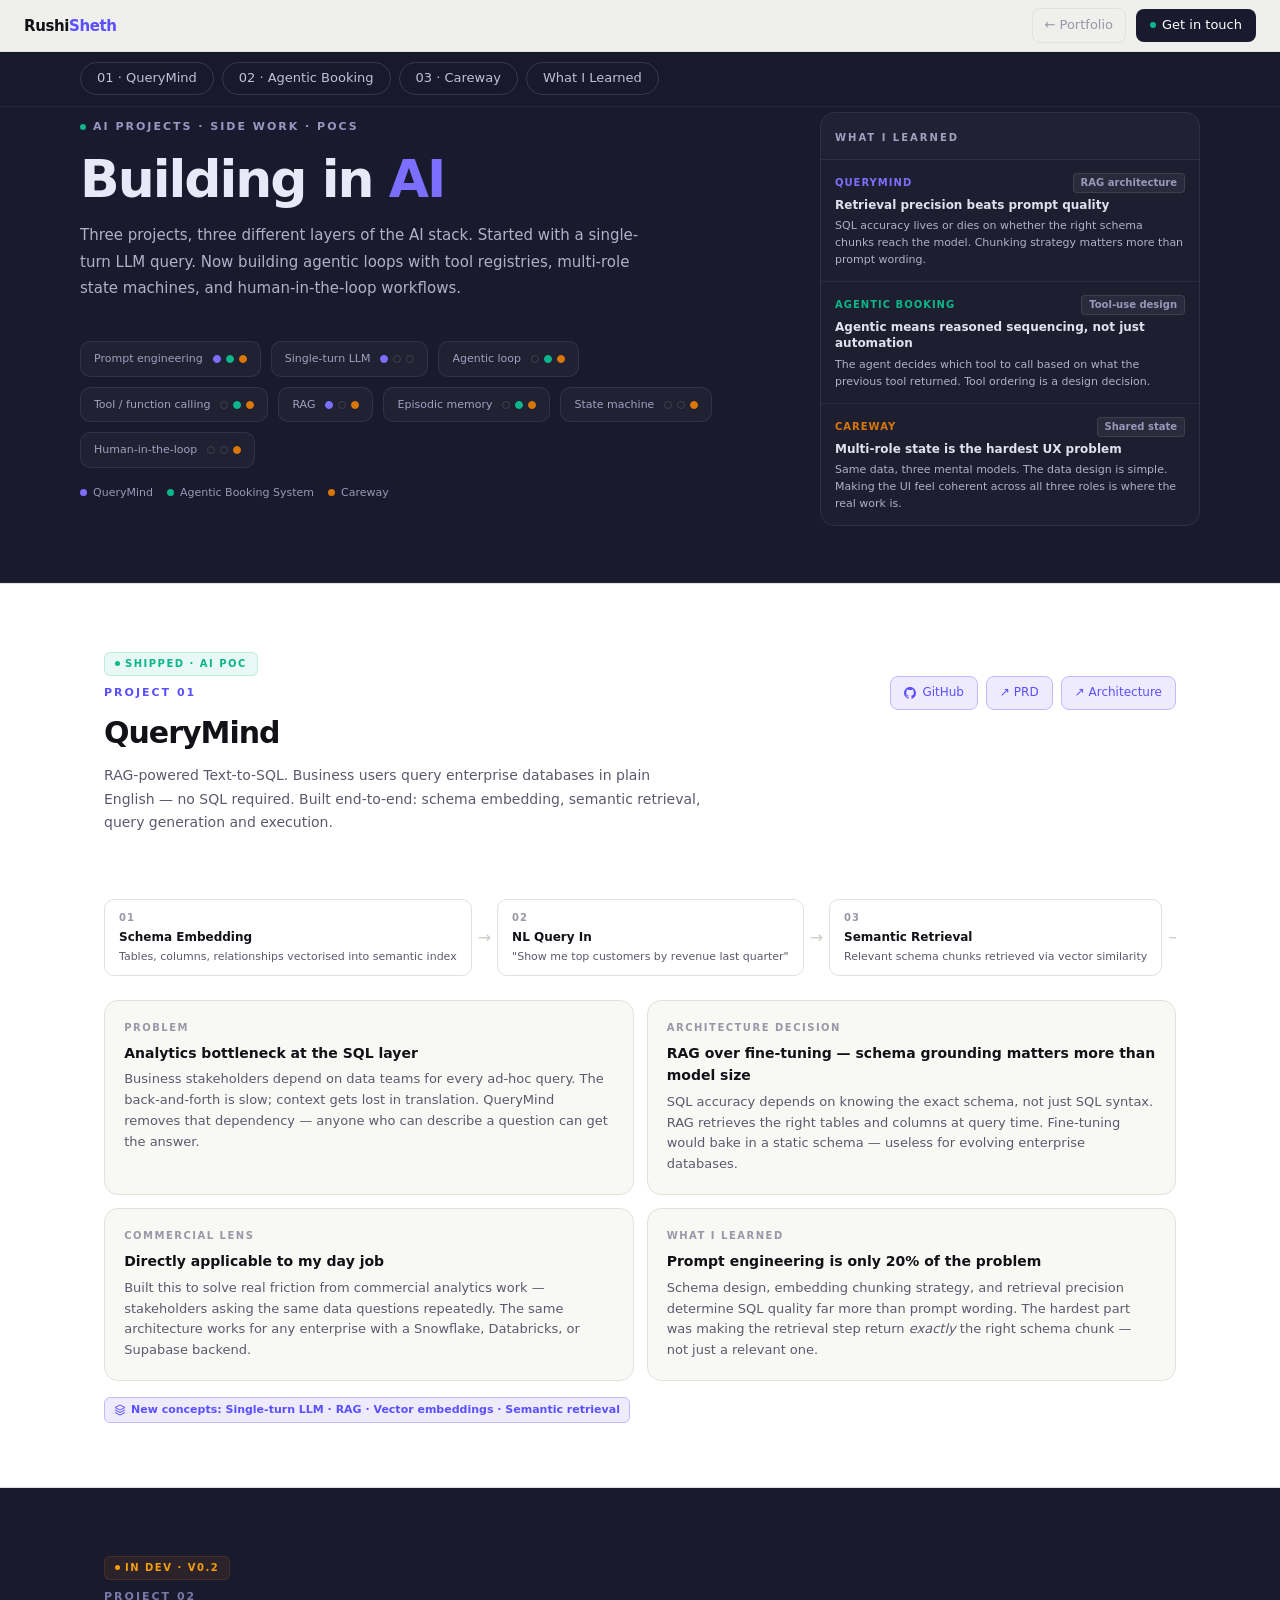
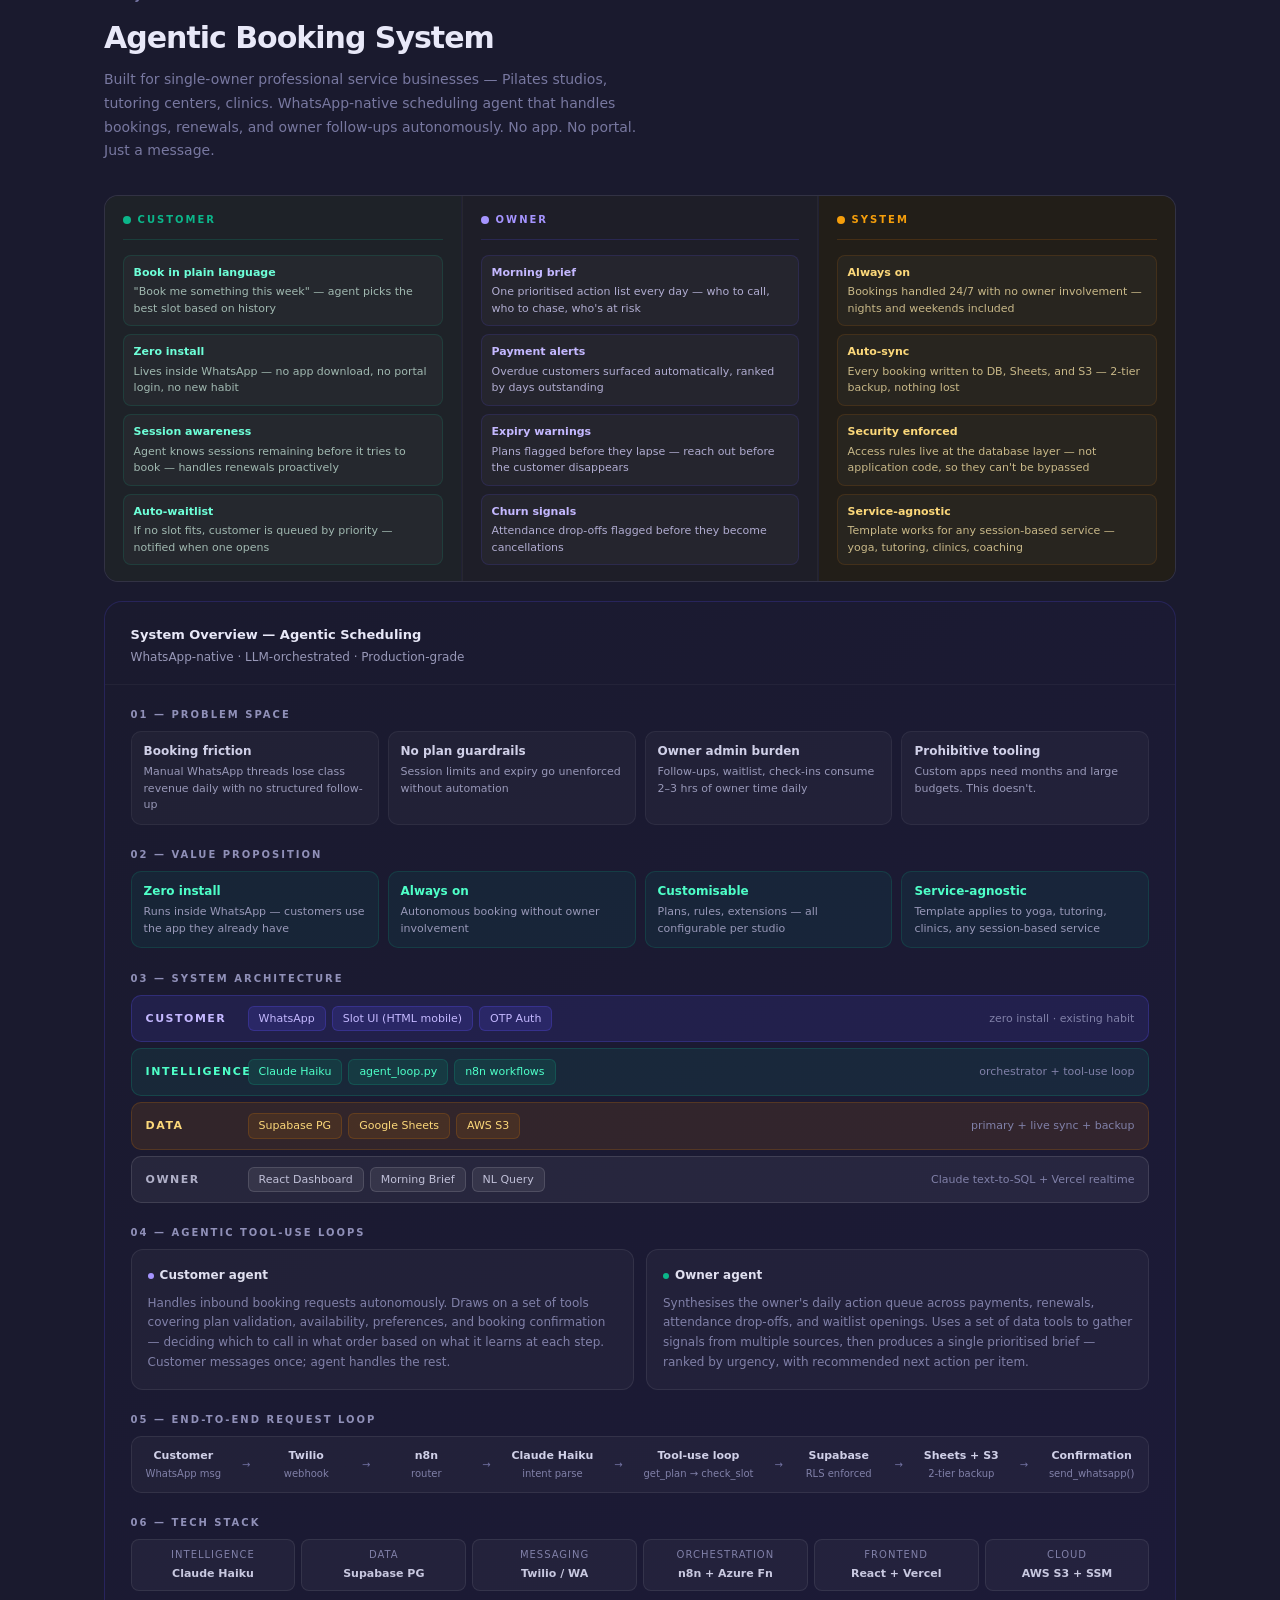
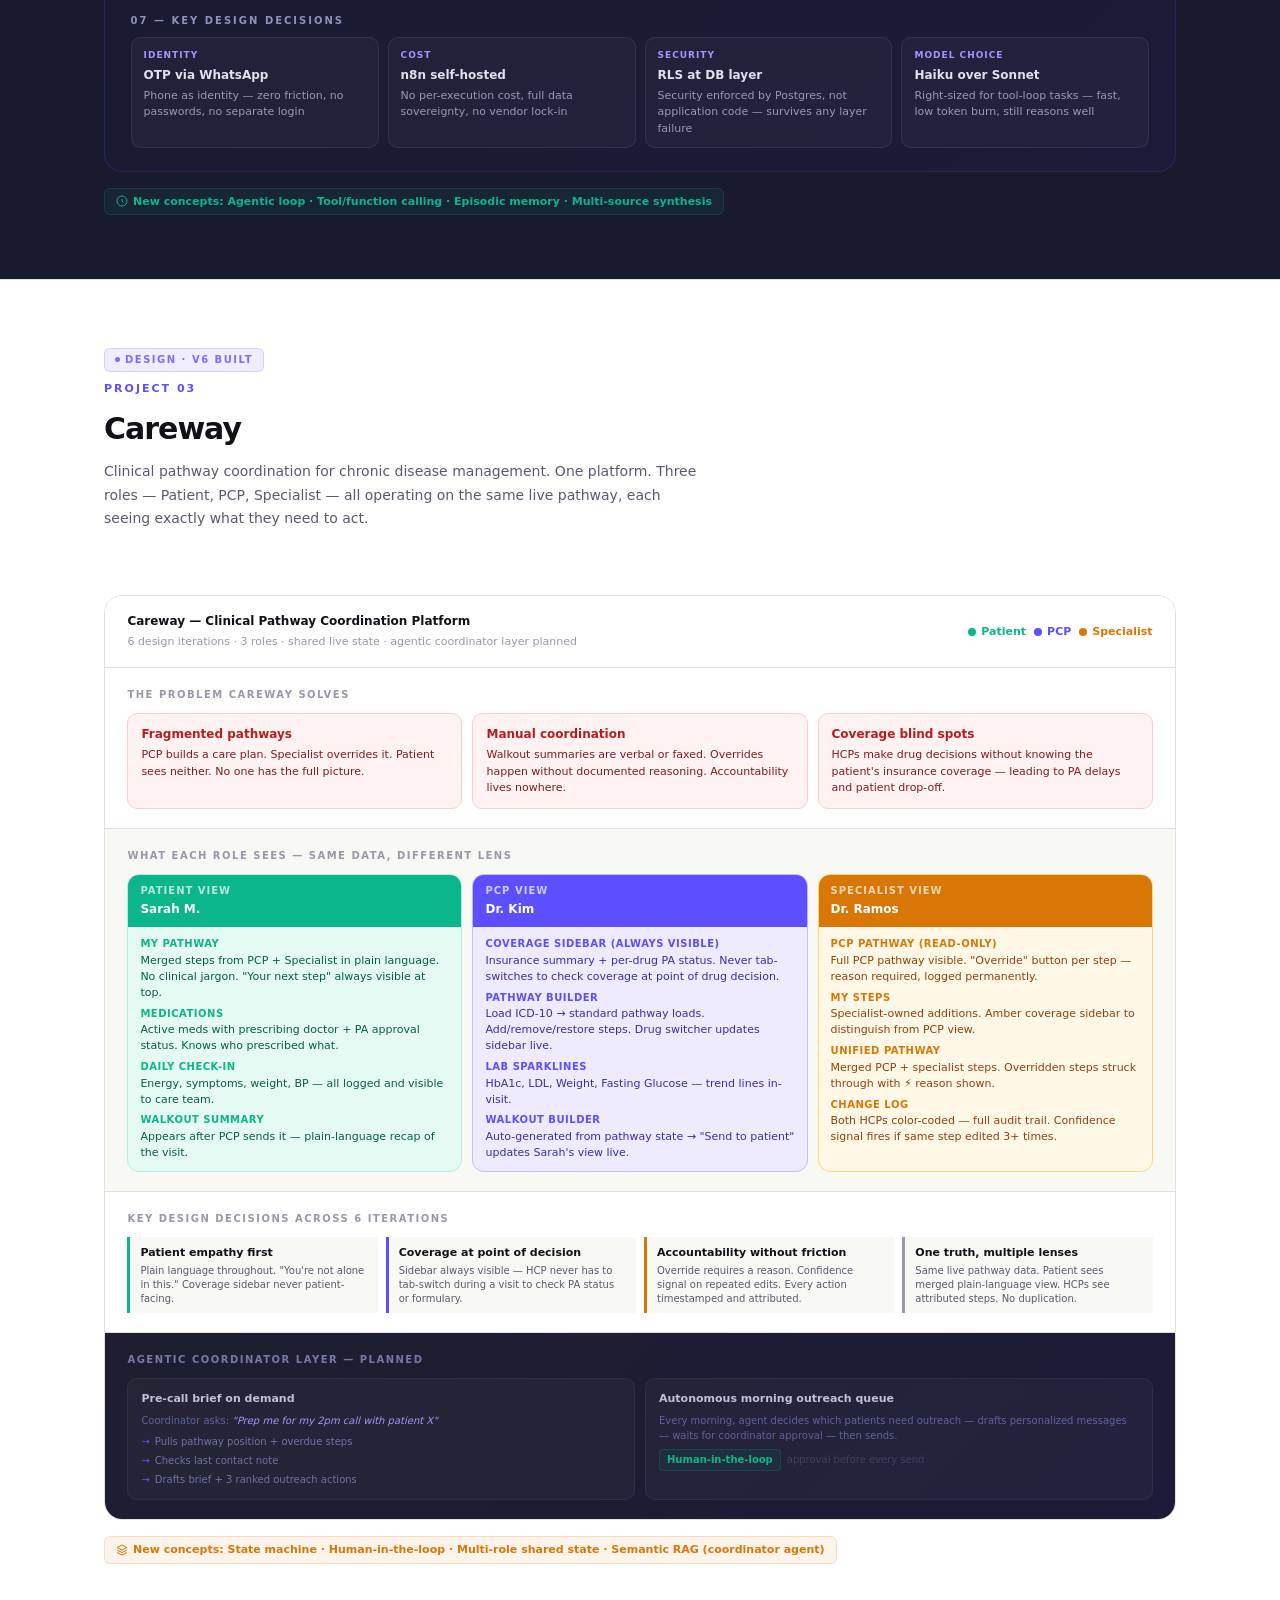
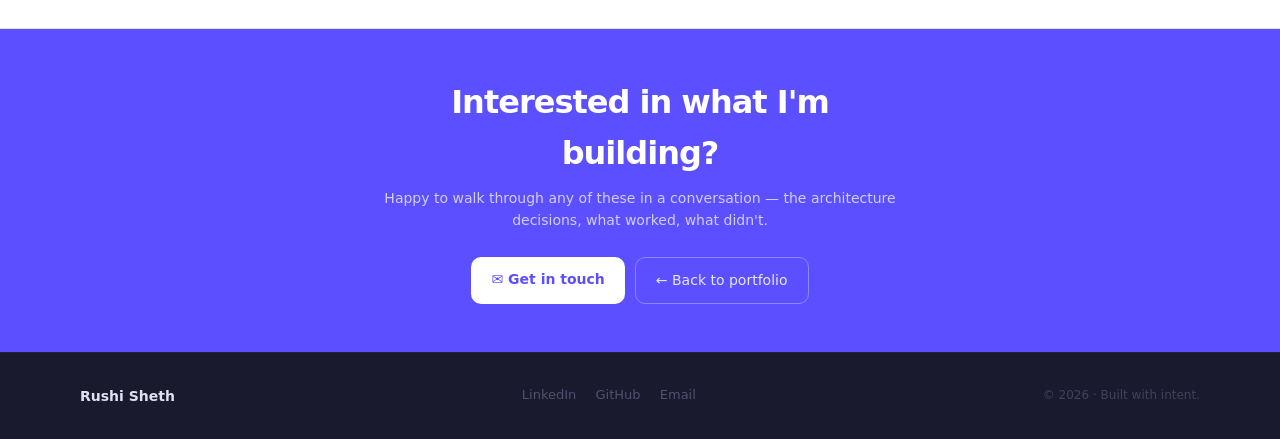
<file: building-in-ai.html>
<!DOCTYPE html>
<html lang="en">
<head>
<script async src="https://www.googletagmanager.com/gtag/js?id=G-S37E9EQ7RB"></script>
<script>
  window.dataLayer = window.dataLayer || [];
  function gtag(){dataLayer.push(arguments);}
  gtag('js', new Date());
  gtag('config', 'G-S37E9EQ7RB');
</script>
<meta charset="UTF-8">
<meta name="viewport" content="width=device-width,initial-scale=1.0">
<title>Building in AI — Rushi Sheth</title>
<style>
*{margin:0;padding:0;box-sizing:border-box}
:root{
  --bg:#f8f8f5;--bg2:#fff;--bg3:#f2f1ed;--bg4:#eae9e4;
  --dark:#1a1a2e;--dark2:#22223a;--dark3:#2a2a45;
  --border:#e2e1dc;--border2:#ccccc4;
  --text:#111118;--text2:#5a5a6e;--text3:#9898a8;
  --accent:#5b4fff;--accent2:#7c6fff;--accent-lt:#eeebff;
  --teal:#0bb68a;--teal-lt:#e6faf4;
  --amber:#d97706;
}
html{scroll-behavior:smooth}
body{background:var(--bg);color:var(--text);font-family:'Inter',system-ui,sans-serif;font-size:16px;line-height:1.6;overflow-x:hidden}
a{color:inherit;text-decoration:none}

/* ── NAV ── */
nav{position:fixed;top:0;left:0;right:0;z-index:200;padding:0 1.5rem;height:52px;display:flex;align-items:center;justify-content:space-between;background:rgba(248,248,245,0.96);backdrop-filter:blur(12px);border-bottom:1px solid var(--border)}
.nav-logo{font-size:15px;font-weight:700;letter-spacing:-0.4px}
.nav-logo span{color:var(--accent)}
.nav-right{display:flex;align-items:center;gap:10px}
.nav-back{font-size:13px;color:var(--text3);font-weight:500;padding:6px 12px;border:1px solid var(--border);border-radius:8px;transition:all 0.2s}
.nav-back:hover{color:var(--text);border-color:var(--border2)}
.nav-cta{background:var(--dark);color:#fff;padding:6px 14px;border-radius:8px;font-size:13px;font-weight:500;display:flex;align-items:center;gap:6px;transition:opacity 0.2s}
.nav-cta:hover{opacity:0.8}
.pulse{width:6px;height:6px;border-radius:50%;background:var(--teal);animation:blink 2s infinite;flex-shrink:0}
@keyframes blink{0%,100%{opacity:1}50%{opacity:0.3}}

/* ── PAGE NAV PILLS ── */
.pills-wrap{position:fixed;top:52px;left:0;right:0;z-index:150;background:rgba(26,26,46,0.97);backdrop-filter:blur(10px);border-bottom:1px solid #ffffff10;padding:0.65rem 1.5rem}
.pills-inner{max-width:1120px;margin:0 auto;display:flex;align-items:center;gap:8px;overflow-x:auto;-webkit-overflow-scrolling:touch;scrollbar-width:none}
.pills-inner::-webkit-scrollbar{display:none}
.pill{font-size:13px;font-weight:500;color:#c0c0d8;background:transparent;border:1px solid #ffffff22;border-radius:20px;padding:5px 16px;white-space:nowrap;cursor:pointer;transition:all 0.18s;flex-shrink:0}
.pill:hover{color:#fff;border-color:#ffffff50}
.pill.active{background:#ffffff22;color:#fff;border-color:#ffffff50}

/* ── HERO ── */
.page-hero{background:var(--dark);padding:7rem 1.5rem 3.5rem;border-bottom:1px solid #ffffff10}
.page-hero-inner{max-width:1120px;margin:0 auto;display:grid;grid-template-columns:1.1fr 0.9fr;gap:3rem;align-items:start}
.page-tag{display:inline-flex;align-items:center;gap:7px;font-size:11px;font-weight:700;letter-spacing:2px;text-transform:uppercase;color:#9898c0;margin-bottom:1rem}
.page-tag-dot{width:6px;height:6px;border-radius:50%;background:var(--teal)}
.page-h1{font-size:clamp(30px,5vw,52px);font-weight:800;letter-spacing:-2px;color:#e8e8f8;line-height:1.05;margin-bottom:1rem}
.page-h1 em{font-style:normal;color:var(--accent2)}
.page-sub{font-size:15px;color:#b0b0c8;max-width:580px;line-height:1.75;margin-bottom:2.5rem}

/* ── COMPACT SKILLS MATRIX ── */
.matrix-row{display:flex;gap:10px;flex-wrap:wrap;margin-bottom:0}
.matrix-concept{display:flex;align-items:center;gap:8px;background:#ffffff08;border:1px solid #ffffff14;border-radius:10px;padding:8px 13px}
.mc-label{font-size:11px;color:#a0a0c0;margin-right:2px;white-space:nowrap}
.mc-dots{display:flex;gap:5px;align-items:center}
.mc-dot{width:8px;height:8px;border-radius:50%;border:1.5px solid #ffffff20;flex-shrink:0}
.mc-dot.on-qm{background:var(--accent2);border-color:var(--accent2)}
.mc-dot.on-pl{background:var(--teal);border-color:var(--teal)}
.mc-dot.on-cw{background:var(--amber);border-color:var(--amber)}
.mc-dot.off{background:transparent}
.mc-legend{display:flex;gap:14px;margin-top:1rem;flex-wrap:wrap}
.mc-legend-item{display:flex;align-items:center;gap:6px;font-size:11px;color:#9898b8}
.mc-legend-dot{width:7px;height:7px;border-radius:50%}

/* ── COMPACT LEARNED (hero right column) ── */
.hero-learned-label{font-size:10px;font-weight:700;letter-spacing:2px;text-transform:uppercase;color:#9898b8;margin-bottom:0.8rem}
.hero-learned-grid{display:flex;flex-direction:column;gap:9px}
.hero-learned-card{background:#ffffff08;border:1px solid #ffffff10;border-radius:12px;padding:0.9rem 1rem}
.hero-learned-project{font-size:9px;font-weight:700;letter-spacing:1.5px;text-transform:uppercase;color:#9898b8;margin-bottom:4px}
.hero-learned-concept{font-size:13px;font-weight:700;color:#e8e8f8;margin-bottom:5px;line-height:1.3}
.hero-learned-take{font-size:11px;color:#b0b0c8;line-height:1.55}
.hero-learned-tag{display:inline-block;font-size:10px;font-weight:700;color:#a594ff;background:#5b4fff18;border:1px solid #5b4fff28;border-radius:6px;padding:2px 8px;margin-top:6px}

/* ── SECTION WRAPPER ── */
.section{padding:4rem 1.5rem;max-width:1120px;margin:0 auto}
.section-label{font-size:11px;font-weight:700;letter-spacing:2px;text-transform:uppercase;color:var(--accent);margin-bottom:0.5rem}
.section-h2{font-size:clamp(20px,2.8vw,30px);font-weight:800;letter-spacing:-1px;color:var(--text);margin-bottom:0.4rem}
.section-sub{font-size:14px;color:var(--text2);max-width:600px;line-height:1.7;margin-bottom:2rem}

/* Section wrappers */
.sec-light{background:#fff;border-top:1px solid var(--border);border-bottom:1px solid var(--border)}
.sec-bg{background:var(--bg);border-top:1px solid var(--border)}
.sec-dark{background:var(--dark)}

/* ── PROJECT HEADER ── */
.proj-header{display:flex;align-items:flex-start;justify-content:space-between;gap:1.5rem;margin-bottom:2rem;flex-wrap:wrap}
.proj-badge{display:inline-flex;align-items:center;gap:5px;font-size:10px;font-weight:700;letter-spacing:1.5px;text-transform:uppercase;border-radius:6px;padding:3px 10px;margin-bottom:8px}
.b-ship{background:#0bb68a18;color:#0bb68a;border:1px solid #0bb68a30}
.b-dev{background:#d9770618;color:#f59e0b;border:1px solid #d9770628}
.b-concept{background:#5b4fff18;color:var(--accent2);border:1px solid #5b4fff30}
.badge-dot{width:5px;height:5px;border-radius:50%;background:currentColor}
.proj-links{display:flex;gap:8px;flex-wrap:wrap;align-self:flex-start;margin-top:28px}
.proj-link{display:flex;align-items:center;gap:6px;font-size:12px;font-weight:500;color:var(--accent);padding:6px 13px;background:var(--accent-lt);border:1px solid #c4b8ff;border-radius:8px;transition:all 0.18s;white-space:nowrap}
.proj-link:hover{background:#ddd8ff;border-color:var(--accent)}
.proj-link-dark{display:flex;align-items:center;gap:6px;font-size:12px;font-weight:500;color:#a594ff;padding:6px 13px;background:#ffffff08;border:1px solid #ffffff14;border-radius:8px;transition:all 0.18s;white-space:nowrap}
.proj-link-dark:hover{background:#ffffff14;border-color:#ffffff30}

/* ── QUERYMIND ── */
.qm-grid{display:grid;grid-template-columns:1fr 1fr;gap:13px;margin-top:1.5rem}
.qm-card{background:var(--bg);border:1px solid var(--border);border-radius:14px;padding:1.2rem}
.qm-card-label{font-size:10px;font-weight:700;letter-spacing:1.5px;text-transform:uppercase;color:var(--text3);margin-bottom:6px}
.qm-card-title{font-size:14px;font-weight:700;color:var(--text);margin-bottom:5px}
.qm-card-desc{font-size:13px;color:var(--text2);line-height:1.6}
.qm-flow{display:flex;align-items:center;gap:0;margin-top:1.5rem;overflow-x:auto}
.qm-step{background:#fff;border:1px solid var(--border);border-radius:10px;padding:10px 14px;flex-shrink:0;min-width:140px}
.qm-step-num{font-size:10px;font-weight:700;color:var(--text3);letter-spacing:1px;margin-bottom:2px}
.qm-step-title{font-size:12px;font-weight:700;color:var(--text)}
.qm-step-desc{font-size:11px;color:var(--text2);line-height:1.4;margin-top:2px}
.qm-arrow{font-size:16px;color:var(--border2);padding:0 6px;flex-shrink:0}
.qm-concept-tag{display:inline-flex;align-items:center;gap:5px;font-size:11px;font-weight:600;color:var(--accent);background:var(--accent-lt);border:1px solid #c4b8ff;border-radius:6px;padding:3px 9px;margin-top:1rem}

/* ── PILATES INFOGRAPHIC ── */
.infographic-wrap{background:linear-gradient(135deg,#1a1a2e,#1c1a38);border:1px solid #5b4fff30;border-radius:18px;overflow:hidden}
.infog-header{padding:1.4rem 1.6rem 1rem;border-bottom:1px solid #ffffff0a}
.infog-title{font-size:13px;font-weight:700;color:#e8e8f8;margin-bottom:3px}
.infog-sub{font-size:12px;color:#9898b8}
.infog-body{padding:1.4rem 1.6rem;display:flex;flex-direction:column;gap:1.4rem}

/* Problem cards */
.prob-row{display:grid;grid-template-columns:repeat(4,1fr);gap:9px}
.prob-card{background:#ffffff08;border:1px solid #ffffff0e;border-radius:10px;padding:10px 12px}
.prob-card-icon{font-size:16px;margin-bottom:5px}
.prob-card-title{font-size:12px;font-weight:700;color:#d0d0e8;margin-bottom:3px}
.prob-card-desc{font-size:11px;color:#9898b8;line-height:1.5}

/* Value props */
.value-row{display:grid;grid-template-columns:repeat(4,1fr);gap:9px}
.val-card{background:#0bb68a14;border:1px solid #0bb68a28;border-radius:10px;padding:10px 12px}
.val-card-title{font-size:12px;font-weight:700;color:#4effc8;margin-bottom:3px}
.val-card-desc{font-size:11px;color:#9898b8;line-height:1.5}

/* Architecture layers */
.arch-stack{display:flex;flex-direction:column;gap:6px}
.arch-layer{border-radius:10px;padding:10px 14px;display:flex;align-items:center;gap:12px}
.arch-layer.customer{background:#5b4fff20;border:1px solid #5b4fff40}
.arch-layer.intelligence{background:#0bb68a18;border:1px solid #0bb68a35}
.arch-layer.data{background:#d9770620;border:1px solid #d9770635}
.arch-layer.owner{background:#ffffff0e;border:1px solid #ffffff1e}
.arch-layer-label{font-size:11px;font-weight:700;letter-spacing:1.5px;text-transform:uppercase;width:90px;flex-shrink:0}
.arch-layer.customer .arch-layer-label{color:#c4b8ff}
.arch-layer.intelligence .arch-layer-label{color:#4effc8}
.arch-layer.data .arch-layer-label{color:#fcd87a}
.arch-layer.owner .arch-layer-label{color:#b0b0c8}
.arch-chips{display:flex;gap:6px;flex-wrap:wrap}
.arch-chip{font-size:11px;font-weight:500;padding:3px 10px;border-radius:6px;white-space:nowrap}
.arch-layer.customer .arch-chip{background:#5b4fff28;color:#c4b8ff;border:1px solid #5b4fff40}
.arch-layer.intelligence .arch-chip{background:#0bb68a20;color:#4effc8;border:1px solid #0bb68a35}
.arch-layer.data .arch-chip{background:#d9770620;color:#fcd87a;border:1px solid #d9770635}
.arch-layer.owner .arch-chip{background:#ffffff12;color:#c0c0d8;border:1px solid #ffffff20}
.arch-note{font-size:11px;color:#8080a8;margin-left:auto;flex-shrink:0;white-space:nowrap}

/* Agentic loop */
.loop-section-label{font-size:10px;font-weight:700;letter-spacing:2px;text-transform:uppercase;color:#9090b8;margin-bottom:8px}
.agent-split{display:grid;grid-template-columns:1fr 1fr;gap:12px}
.agent-box{background:#ffffff08;border:1px solid #ffffff14;border-radius:12px;padding:1rem}
.agent-box-title{font-size:12px;font-weight:700;color:#e0e0f0;margin-bottom:8px;display:flex;align-items:center;gap:6px}
.agent-box-dot{width:6px;height:6px;border-radius:50%}
.tool-list{display:flex;flex-direction:column;gap:4px}
.tool-item{display:grid;grid-template-columns:130px 1fr;gap:8px;font-size:10px;padding:5px 8px;border-radius:6px;background:#ffffff06;border:1px solid #ffffff0e}
.tool-name{font-weight:700;color:#a594ff;font-family:monospace;font-size:10px}
.tool-desc{color:#9090b8;line-height:1.4}

/* Request loop */
.req-loop{display:flex;align-items:center;justify-content:space-between;gap:4px;background:#ffffff08;border:1px solid #ffffff14;border-radius:10px;padding:10px 14px;overflow-x:auto}
.req-node{font-size:11px;font-weight:600;color:#d0d0e8;text-align:center;flex-shrink:0;min-width:70px}
.req-node span{display:block;font-size:10px;color:#8080a8;font-weight:400;margin-top:1px}
.req-arrow{font-size:10px;color:#7070a0;flex-shrink:0;padding:0 2px}

/* Tech grid */
.tech-grid{display:grid;grid-template-columns:repeat(6,1fr);gap:6px}
.tech-cell{background:#ffffff0a;border:1px solid #ffffff14;border-radius:8px;padding:7px 10px;text-align:center}
.tech-cell-cat{font-size:10px;color:#8080a8;text-transform:uppercase;letter-spacing:1px;margin-bottom:2px}
.tech-cell-val{font-size:11px;font-weight:700;color:#c8c8e0}

/* Design decisions */
.decision-row{display:grid;grid-template-columns:repeat(4,1fr);gap:9px}
.decision-card{background:#ffffff08;border:1px solid #ffffff14;border-radius:10px;padding:10px 12px}
.decision-card-label{font-size:9px;font-weight:700;letter-spacing:1px;text-transform:uppercase;color:#a594ff;margin-bottom:3px}
.decision-card-title{font-size:12px;font-weight:700;color:#e0e0f0;margin-bottom:3px}
.decision-card-why{font-size:11px;color:#9898b8;line-height:1.5}

/* ── CAREWAY FLOW DIAGRAM ── */
.cw-flow-wrap{background:linear-gradient(135deg,#f8f8f5,#f2f1ed);border:1px solid var(--border);border-radius:18px;overflow:hidden}
.cw-flow-header{padding:1.3rem 1.5rem 1rem;border-bottom:1px solid var(--border)}
.cw-flow-title{font-size:13px;font-weight:700;color:var(--text);margin-bottom:2px}
.cw-flow-sub{font-size:11px;color:var(--text3)}
.cw-roles{display:flex;gap:8px;padding:1rem 1.5rem;border-bottom:1px solid var(--border);background:#fff}
.cw-role{display:flex;align-items:center;gap:6px;font-size:11px;font-weight:600}
.cw-role-dot{width:9px;height:9px;border-radius:50%}
.cw-body{padding:1.4rem 1.5rem;overflow-x:auto}

/* Flow columns */
.cw-columns{display:grid;grid-template-columns:repeat(3,1fr);gap:0;min-width:600px}
.cw-col{display:flex;flex-direction:column;gap:6px;padding:0 8px}
.cw-col:first-child{padding-left:0}
.cw-col:last-child{padding-right:0}
.cw-col-header{font-size:10px;font-weight:700;letter-spacing:1.5px;text-transform:uppercase;padding:5px 10px;border-radius:7px;margin-bottom:6px;text-align:center}
.col-patient .cw-col-header{background:#e6faf4;color:var(--teal);border:1px solid #b2f0dd}
.col-pcp    .cw-col-header{background:var(--accent-lt);color:var(--accent);border:1px solid #c4b8ff}
.col-spec   .cw-col-header{background:#fff8e6;color:var(--amber);border:1px solid #fcd87a}
.cw-step{border-radius:9px;padding:9px 11px;font-size:11px;line-height:1.45;position:relative}
.cw-step-title{font-weight:700;margin-bottom:2px;font-size:11px}
.cw-step-desc{font-size:10px;opacity:0.8}

/* Role colors */
.col-patient .cw-step{background:#e6faf4;border:1px solid #b2f0dd;color:#065f46}
.col-pcp    .cw-step{background:var(--accent-lt);border:1px solid #c4b8ff;color:#3730a3}
.col-spec   .cw-step{background:#fff8e6;border:1px solid #fcd87a;color:#92400e}

/* Connector arrow between steps */
.cw-divider{height:1px;background:var(--border);margin:4px 0;position:relative}
.cw-connector-row{display:flex;align-items:center;justify-content:center;gap:4px;padding:3px 0;font-size:9px;font-weight:600;letter-spacing:0.5px;text-transform:uppercase}
.cw-connector-row.shared{color:var(--text3)}
.cw-connector-arrow{font-size:11px}

/* Shared event strip */
.cw-shared-event{background:#fff;border:1px solid var(--border);border-radius:9px;padding:8px 12px;font-size:11px;color:var(--text2);display:flex;align-items:center;gap:8px;margin:4px -8px}
.cw-shared-dot{width:7px;height:7px;border-radius:50%;flex-shrink:0}

/* ── LEARNED ── */
.learned-band{background:var(--dark);padding:3.5rem 1.5rem}
.learned-inner{max-width:1120px;margin:0 auto}
.learned-label{font-size:11px;font-weight:700;letter-spacing:2px;text-transform:uppercase;color:#9898b8;margin-bottom:1.2rem}
.learned-grid{display:grid;grid-template-columns:repeat(3,1fr);gap:13px;margin-top:1.2rem}
.learned-card{background:var(--dark2);border:1px solid #ffffff14;border-radius:14px;padding:1.3rem}
.learned-project{font-size:10px;font-weight:700;letter-spacing:1.5px;text-transform:uppercase;color:#9898b8;margin-bottom:5px}
.learned-concept{font-size:14px;font-weight:700;color:#e8e8f8;margin-bottom:6px}
.learned-takeaway{font-size:12px;color:#b0b0c8;line-height:1.6}
.learned-tag{display:inline-block;font-size:10px;font-weight:700;color:#a594ff;background:#5b4fff18;border:1px solid #5b4fff28;border-radius:6px;padding:2px 8px;margin-top:8px}

/* ── CTA ── */
.cta-band{background:var(--accent);padding:3rem 1.5rem;text-align:center}
.cta-h{font-size:clamp(20px,3.5vw,32px);font-weight:800;letter-spacing:-1px;color:#fff;margin-bottom:8px}
.cta-sub{font-size:14px;color:rgba(255,255,255,0.72);margin-bottom:1.6rem}
.cta-btns{display:flex;gap:10px;justify-content:center;flex-wrap:wrap}
.btn-white{background:#fff;color:var(--accent);padding:11px 20px;border-radius:10px;font-size:14px;font-weight:700;transition:all 0.2s}
.btn-white:hover{transform:translateY(-1px);opacity:0.92}
.btn-ghost{background:transparent;color:rgba(255,255,255,0.85);padding:11px 20px;border-radius:10px;font-size:14px;font-weight:500;border:1.5px solid rgba(255,255,255,0.3);transition:all 0.2s}
.btn-ghost:hover{border-color:rgba(255,255,255,0.7);transform:translateY(-1px)}

/* ── FOOTER ── */
footer{background:var(--dark);padding:2rem 1.5rem;border-top:1px solid #ffffff08}
.foot-inner{max-width:1120px;margin:0 auto;display:flex;align-items:center;justify-content:space-between;flex-wrap:wrap;gap:1rem}
.foot-name{font-size:14px;font-weight:700;color:#e0e0f0}
.foot-links{display:flex;gap:1.2rem}
.foot-links a{font-size:13px;color:#505070;transition:color 0.2s}
.foot-links a:hover{color:#e0e0f0}
.foot-copy{font-size:12px;color:#404060}

/* ── DIVIDERS ── */
.section-divider{height:1px;background:linear-gradient(90deg,transparent,var(--border),transparent);max-width:1120px;margin:0 auto}

/* ── RESPONSIVE ── */
@media(max-width:900px){
  .qm-grid,.agent-split,.decision-row,.learned-grid{grid-template-columns:1fr}
  .prob-row,.value-row,.tech-grid{grid-template-columns:1fr 1fr}
  .page-hero-inner{grid-template-columns:1fr!important}
}
@media(max-width:600px){
  .page-hero{padding:6rem 1rem 2.5rem}
  .section{padding:2.5rem 1rem}
  .prob-row,.value-row{grid-template-columns:1fr 1fr}
  .tech-grid{grid-template-columns:1fr 1fr 1fr}
  .arch-layer{flex-direction:column;align-items:flex-start;gap:6px}
  .arch-note{margin-left:0}
  .proj-header{flex-direction:column;gap:0.8rem}
  .proj-links{margin-top:0}
  .qm-flow{gap:0}
  .req-loop{justify-content:flex-start}
  .matrix-row{gap:7px}
  .matrix-concept{padding:6px 10px}
  .feat-map{grid-template-columns:1fr!important}
}
</style>
</head>
<body>

<!-- ══════════════════ NAV ══════════════════ -->
<nav>
  <a href="index.html" class="nav-logo">Rushi<span>Sheth</span></a>
  <div class="nav-right">
    <a href="index.html" class="nav-back">← Portfolio</a>
    <a href="mailto:rushi.sheth@hotmail.com" class="nav-cta"><div class="pulse"></div>Get in touch</a>
  </div>
</nav>

<!-- ══════════════════ PILLS ══════════════════ -->
<div class="pills-wrap">
  <div class="pills-inner">
    <a href="#querymind" class="pill" data-section="querymind">01 · QueryMind</a>
    <a href="#pilates" class="pill" data-section="pilates">02 · Agentic Booking</a>
    <a href="#careway" class="pill" data-section="careway">03 · Careway</a>
    <a href="#learned" class="pill" data-section="learned">What I Learned</a>
  </div>
</div>

<!-- ══════════════════ HERO ══════════════════ -->
<div class="page-hero">
  <div class="page-hero-inner" style="display:grid;grid-template-columns:1fr 380px;gap:3rem;align-items:start">

    <!-- LEFT: existing content -->
    <div>
      <div class="page-tag"><div class="page-tag-dot"></div>AI Projects · Side Work · POCs</div>
      <h1 class="page-h1">Building in <em>AI</em></h1>
      <p class="page-sub">Three projects, three different layers of the AI stack. Started with a single-turn LLM query. Now building agentic loops with tool registries, multi-role state machines, and human-in-the-loop workflows.</p>

      <!-- Compact skills progression -->
      <div class="matrix-row">
        <div class="matrix-concept">
          <span class="mc-label">Prompt engineering</span>
          <div class="mc-dots">
            <div class="mc-dot on-qm" title="QueryMind"></div>
            <div class="mc-dot on-pl" title="Agentic Booking"></div>
            <div class="mc-dot on-cw" title="Careway"></div>
          </div>
        </div>
        <div class="matrix-concept">
          <span class="mc-label">Single-turn LLM</span>
          <div class="mc-dots">
            <div class="mc-dot on-qm"></div>
            <div class="mc-dot off"></div>
            <div class="mc-dot off"></div>
          </div>
        </div>
        <div class="matrix-concept">
          <span class="mc-label">Agentic loop</span>
          <div class="mc-dots">
            <div class="mc-dot off"></div>
            <div class="mc-dot on-pl"></div>
            <div class="mc-dot on-cw"></div>
          </div>
        </div>
        <div class="matrix-concept">
          <span class="mc-label">Tool / function calling</span>
          <div class="mc-dots">
            <div class="mc-dot off"></div>
            <div class="mc-dot on-pl"></div>
            <div class="mc-dot on-cw"></div>
          </div>
        </div>
        <div class="matrix-concept">
          <span class="mc-label">RAG</span>
          <div class="mc-dots">
            <div class="mc-dot on-qm"></div>
            <div class="mc-dot off"></div>
            <div class="mc-dot on-cw"></div>
          </div>
        </div>
        <div class="matrix-concept">
          <span class="mc-label">Episodic memory</span>
          <div class="mc-dots">
            <div class="mc-dot off"></div>
            <div class="mc-dot on-pl"></div>
            <div class="mc-dot on-cw"></div>
          </div>
        </div>
        <div class="matrix-concept">
          <span class="mc-label">State machine</span>
          <div class="mc-dots">
            <div class="mc-dot off"></div>
            <div class="mc-dot off"></div>
            <div class="mc-dot on-cw"></div>
          </div>
        </div>
        <div class="matrix-concept">
          <span class="mc-label">Human-in-the-loop</span>
          <div class="mc-dots">
            <div class="mc-dot off"></div>
            <div class="mc-dot off"></div>
            <div class="mc-dot on-cw"></div>
          </div>
        </div>
      </div>
      <div class="mc-legend">
        <div class="mc-legend-item"><div class="mc-legend-dot" style="background:var(--accent2)"></div>QueryMind</div>
        <div class="mc-legend-item"><div class="mc-legend-dot" style="background:var(--teal)"></div>Agentic Booking System</div>
        <div class="mc-legend-item"><div class="mc-legend-dot" style="background:var(--amber)"></div>Careway</div>
      </div>
    </div>

    <!-- RIGHT: compact What I Learned cards -->
    <div style="display:flex;flex-direction:column;gap:0;border:1px solid #ffffff18;border-radius:14px;overflow:hidden">
      <div style="padding:10px 14px;border-bottom:1px solid #ffffff12;background:#ffffff08">
        <span style="font-size:10px;font-weight:700;letter-spacing:2px;text-transform:uppercase;color:#a0a0c0">What I learned</span>
      </div>

      <!-- Card 1 -->
      <div style="padding:13px 14px;border-bottom:1px solid #ffffff0e;background:#ffffff04;transition:background 0.18s" onmouseover="this.style.background='#ffffff0c'" onmouseout="this.style.background='#ffffff04'">
        <div style="display:flex;align-items:center;justify-content:space-between;gap:8px;margin-bottom:5px">
          <span style="font-size:10px;font-weight:700;letter-spacing:1px;text-transform:uppercase;color:var(--accent2)">QueryMind</span>
          <span style="font-size:10px;font-weight:600;color:#9898b8;background:#ffffff0e;border:1px solid #ffffff18;border-radius:4px;padding:1px 7px;white-space:nowrap">RAG architecture</span>
        </div>
        <div style="font-size:12px;font-weight:700;color:#e0e0f0;margin-bottom:4px;line-height:1.3">Retrieval precision beats prompt quality</div>
        <div style="font-size:11px;color:#b0b0c8;line-height:1.55">SQL accuracy lives or dies on whether the right schema chunks reach the model. Chunking strategy matters more than prompt wording.</div>
      </div>

      <!-- Card 2 -->
      <div style="padding:13px 14px;border-bottom:1px solid #ffffff0e;background:#ffffff04;transition:background 0.18s" onmouseover="this.style.background='#ffffff0c'" onmouseout="this.style.background='#ffffff04'">
        <div style="display:flex;align-items:center;justify-content:space-between;gap:8px;margin-bottom:5px">
          <span style="font-size:10px;font-weight:700;letter-spacing:1px;text-transform:uppercase;color:var(--teal)">Agentic Booking</span>
          <span style="font-size:10px;font-weight:600;color:#9898b8;background:#ffffff0e;border:1px solid #ffffff18;border-radius:4px;padding:1px 7px;white-space:nowrap">Tool-use design</span>
        </div>
        <div style="font-size:12px;font-weight:700;color:#e0e0f0;margin-bottom:4px;line-height:1.3">Agentic means reasoned sequencing, not just automation</div>
        <div style="font-size:11px;color:#b0b0c8;line-height:1.55">The agent decides which tool to call based on what the previous tool returned. Tool ordering is a design decision.</div>
      </div>

      <!-- Card 3 -->
      <div style="padding:13px 14px;background:#ffffff04;transition:background 0.18s" onmouseover="this.style.background='#ffffff0c'" onmouseout="this.style.background='#ffffff04'">
        <div style="display:flex;align-items:center;justify-content:space-between;gap:8px;margin-bottom:5px">
          <span style="font-size:10px;font-weight:700;letter-spacing:1px;text-transform:uppercase;color:var(--amber)">Careway</span>
          <span style="font-size:10px;font-weight:600;color:#9898b8;background:#ffffff0e;border:1px solid #ffffff18;border-radius:4px;padding:1px 7px;white-space:nowrap">Shared state</span>
        </div>
        <div style="font-size:12px;font-weight:700;color:#e0e0f0;margin-bottom:4px;line-height:1.3">Multi-role state is the hardest UX problem</div>
        <div style="font-size:11px;color:#b0b0c8;line-height:1.55">Same data, three mental models. The data design is simple. Making the UI feel coherent across all three roles is where the real work is.</div>
      </div>
    </div>

  </div>
</div>

<!-- ══════════════════ QUERYMIND ══════════════════ -->
<div class="sec-light" id="querymind">
<div class="section">
  <div class="proj-header">
    <div>
      <div class="proj-badge b-ship"><div class="badge-dot"></div>Shipped · AI POC</div>
      <div class="section-label">Project 01</div>
      <h2 class="section-h2">QueryMind</h2>
      <p class="section-sub">RAG-powered Text-to-SQL. Business users query enterprise databases in plain English — no SQL required. Built end-to-end: schema embedding, semantic retrieval, query generation and execution.</p>
    </div>
    <div class="proj-links">
      <a href="https://github.com/rushi-sheth/querymind" target="_blank" rel="noopener" class="proj-link">
        <svg width="12" height="12" viewBox="0 0 24 24" fill="currentColor"><path d="M12 0C5.37 0 0 5.37 0 12c0 5.31 3.435 9.795 8.205 11.385.6.105.825-.255.825-.57 0-.285-.015-1.23-.015-2.235-3.015.555-3.795-.735-4.035-1.41-.135-.345-.72-1.41-1.23-1.695-.42-.225-1.02-.78-.015-.795.945-.015 1.62.87 1.845 1.23 1.08 1.815 2.805 1.305 3.495.99.105-.78.42-1.305.765-1.605-2.67-.3-5.46-1.335-5.46-5.925 0-1.305.465-2.385 1.23-3.225-.12-.3-.54-1.53.12-3.18 0 0 1.005-.315 3.3 1.23.96-.27 1.98-.405 3-.405s2.04.135 3 .405c2.295-1.56 3.3-1.23 3.3-1.23.66 1.65.24 2.88.12 3.18.765.84 1.23 1.905 1.23 3.225 0 4.605-2.805 5.625-5.475 5.925.435.375.81 1.095.81 2.22 0 1.605-.015 2.895-.015 3.3 0 .315.225.69.825.57A12.02 12.02 0 0 0 24 12c0-6.63-5.37-12-12-12z"/></svg>
        GitHub
      </a>
      <a href="https://github.com/rushi-sheth/querymind/blob/main/docs/prd.md" target="_blank" rel="noopener" class="proj-link">↗ PRD</a>
      <a href="https://github.com/rushi-sheth/querymind/blob/main/docs/System%20Architecture%20v0.2.png" target="_blank" rel="noopener" class="proj-link">↗ Architecture</a>
    </div>
  </div>

  <!-- RAG pipeline flow -->
  <div class="qm-flow">
    <div class="qm-step">
      <div class="qm-step-num">01</div>
      <div class="qm-step-title">Schema Embedding</div>
      <div class="qm-step-desc">Tables, columns, relationships vectorised into semantic index</div>
    </div>
    <div class="qm-arrow">→</div>
    <div class="qm-step">
      <div class="qm-step-num">02</div>
      <div class="qm-step-title">NL Query In</div>
      <div class="qm-step-desc">"Show me top customers by revenue last quarter"</div>
    </div>
    <div class="qm-arrow">→</div>
    <div class="qm-step">
      <div class="qm-step-num">03</div>
      <div class="qm-step-title">Semantic Retrieval</div>
      <div class="qm-step-desc">Relevant schema chunks retrieved via vector similarity</div>
    </div>
    <div class="qm-arrow">→</div>
    <div class="qm-step">
      <div class="qm-step-num">04</div>
      <div class="qm-step-title">Query Generation</div>
      <div class="qm-step-desc">LLM generates SQL grounded in retrieved schema context</div>
    </div>
    <div class="qm-arrow">→</div>
    <div class="qm-step">
      <div class="qm-step-num">05</div>
      <div class="qm-step-title">Result</div>
      <div class="qm-step-desc">SQL executes, result returned in plain language + table</div>
    </div>
  </div>

  <div class="qm-grid" style="margin-top:1.5rem">
    <div class="qm-card">
      <div class="qm-card-label">Problem</div>
      <div class="qm-card-title">Analytics bottleneck at the SQL layer</div>
      <div class="qm-card-desc">Business stakeholders depend on data teams for every ad-hoc query. The back-and-forth is slow; context gets lost in translation. QueryMind removes that dependency — anyone who can describe a question can get the answer.</div>
    </div>
    <div class="qm-card">
      <div class="qm-card-label">Architecture decision</div>
      <div class="qm-card-title">RAG over fine-tuning — schema grounding matters more than model size</div>
      <div class="qm-card-desc">SQL accuracy depends on knowing the exact schema, not just SQL syntax. RAG retrieves the right tables and columns at query time. Fine-tuning would bake in a static schema — useless for evolving enterprise databases.</div>
    </div>
    <div class="qm-card">
      <div class="qm-card-label">Commercial lens</div>
      <div class="qm-card-title">Directly applicable to my day job</div>
      <div class="qm-card-desc">Built this to solve real friction from commercial analytics work — stakeholders asking the same data questions repeatedly. The same architecture works for any enterprise with a Snowflake, Databricks, or Supabase backend.</div>
    </div>
    <div class="qm-card">
      <div class="qm-card-label">What I learned</div>
      <div class="qm-card-title">Prompt engineering is only 20% of the problem</div>
      <div class="qm-card-desc">Schema design, embedding chunking strategy, and retrieval precision determine SQL quality far more than prompt wording. The hardest part was making the retrieval step return <em>exactly</em> the right schema chunk — not just a relevant one.</div>
    </div>
  </div>

  <div class="qm-concept-tag">
    <svg width="12" height="12" viewBox="0 0 24 24" fill="none" stroke="currentColor" stroke-width="2"><path d="M12 2L2 7l10 5 10-5-10-5z"/><path d="M2 17l10 5 10-5"/><path d="M2 12l10 5 10-5"/></svg>
    New concepts: Single-turn LLM · RAG · Vector embeddings · Semantic retrieval
  </div>
</div>
</div>

<!-- ══════════════════ PILATES ══════════════════ -->
<div class="sec-dark" id="pilates">
<div class="section">
  <div class="proj-header">
    <div>
      <div class="proj-badge b-dev" style="margin-bottom:8px"><div class="badge-dot"></div>In Dev · v0.2</div>
      <div style="font-size:11px;font-weight:700;letter-spacing:2px;text-transform:uppercase;color:#7878a8;margin-bottom:0.5rem">Project 02</div>
      <h2 style="font-size:clamp(20px,2.8vw,30px);font-weight:800;letter-spacing:-1px;color:#e8e8f8;margin-bottom:0.4rem">Agentic Booking System</h2>
      <p style="font-size:14px;color:#7878a0;max-width:560px;line-height:1.7;margin-bottom:0">Built for single-owner professional service businesses — Pilates studios, tutoring centers, clinics. WhatsApp-native scheduling agent that handles bookings, renewals, and owner follow-ups autonomously. No app. No portal. Just a message.</p>
    </div>
  </div>

  <!-- Feature map — what this app does, by persona -->
  <div style="display:grid;grid-template-columns:repeat(3,1fr);gap:1px;border:1px solid #ffffff14;border-radius:14px;overflow:hidden;margin-bottom:1.2rem;background:#ffffff08">

    <!-- Customer column -->
    <div style="background:#1e2228;padding:1rem 1.1rem">
      <div style="display:flex;align-items:center;gap:7px;margin-bottom:0.9rem;padding-bottom:0.7rem;border-bottom:1px solid #0bb68a30">
        <div style="width:8px;height:8px;border-radius:50%;background:#0bb68a;flex-shrink:0"></div>
        <span style="font-size:10px;font-weight:700;letter-spacing:2px;text-transform:uppercase;color:#0bb68a">Customer</span>
      </div>
      <div style="display:flex;flex-direction:column;gap:8px">
        <div style="background:#ffffff08;border:1px solid #0bb68a25;border-radius:8px;padding:8px 10px">
          <div style="font-size:11px;font-weight:700;color:#6effd8;margin-bottom:3px">Book in plain language</div>
          <div style="font-size:11px;color:#a0b8b0;line-height:1.5">"Book me something this week" — agent picks the best slot based on history</div>
        </div>
        <div style="background:#ffffff08;border:1px solid #0bb68a25;border-radius:8px;padding:8px 10px">
          <div style="font-size:11px;font-weight:700;color:#6effd8;margin-bottom:3px">Zero install</div>
          <div style="font-size:11px;color:#a0b8b0;line-height:1.5">Lives inside WhatsApp — no app download, no portal login, no new habit</div>
        </div>
        <div style="background:#ffffff08;border:1px solid #0bb68a25;border-radius:8px;padding:8px 10px">
          <div style="font-size:11px;font-weight:700;color:#6effd8;margin-bottom:3px">Session awareness</div>
          <div style="font-size:11px;color:#a0b8b0;line-height:1.5">Agent knows sessions remaining before it tries to book — handles renewals proactively</div>
        </div>
        <div style="background:#ffffff08;border:1px solid #0bb68a25;border-radius:8px;padding:8px 10px">
          <div style="font-size:11px;font-weight:700;color:#6effd8;margin-bottom:3px">Auto-waitlist</div>
          <div style="font-size:11px;color:#a0b8b0;line-height:1.5">If no slot fits, customer is queued by priority — notified when one opens</div>
        </div>
      </div>
    </div>

    <!-- Owner column -->
    <div style="background:#1e1e28;padding:1rem 1.1rem;border-left:1px solid #ffffff0a;border-right:1px solid #ffffff0a">
      <div style="display:flex;align-items:center;gap:7px;margin-bottom:0.9rem;padding-bottom:0.7rem;border-bottom:1px solid #5b4fff30">
        <div style="width:8px;height:8px;border-radius:50%;background:#a594ff;flex-shrink:0"></div>
        <span style="font-size:10px;font-weight:700;letter-spacing:2px;text-transform:uppercase;color:#a594ff">Owner</span>
      </div>
      <div style="display:flex;flex-direction:column;gap:8px">
        <div style="background:#ffffff08;border:1px solid #5b4fff25;border-radius:8px;padding:8px 10px">
          <div style="font-size:11px;font-weight:700;color:#c4b8ff;margin-bottom:3px">Morning brief</div>
          <div style="font-size:11px;color:#b0acd0;line-height:1.5">One prioritised action list every day — who to call, who to chase, who's at risk</div>
        </div>
        <div style="background:#ffffff08;border:1px solid #5b4fff25;border-radius:8px;padding:8px 10px">
          <div style="font-size:11px;font-weight:700;color:#c4b8ff;margin-bottom:3px">Payment alerts</div>
          <div style="font-size:11px;color:#b0acd0;line-height:1.5">Overdue customers surfaced automatically, ranked by days outstanding</div>
        </div>
        <div style="background:#ffffff08;border:1px solid #5b4fff25;border-radius:8px;padding:8px 10px">
          <div style="font-size:11px;font-weight:700;color:#c4b8ff;margin-bottom:3px">Expiry warnings</div>
          <div style="font-size:11px;color:#b0acd0;line-height:1.5">Plans flagged before they lapse — reach out before the customer disappears</div>
        </div>
        <div style="background:#ffffff08;border:1px solid #5b4fff25;border-radius:8px;padding:8px 10px">
          <div style="font-size:11px;font-weight:700;color:#c4b8ff;margin-bottom:3px">Churn signals</div>
          <div style="font-size:11px;color:#b0acd0;line-height:1.5">Attendance drop-offs flagged before they become cancellations</div>
        </div>
      </div>
    </div>

    <!-- System column -->
    <div style="background:#221e18;padding:1rem 1.1rem">
      <div style="display:flex;align-items:center;gap:7px;margin-bottom:0.9rem;padding-bottom:0.7rem;border-bottom:1px solid #d9770630">
        <div style="width:8px;height:8px;border-radius:50%;background:#f59e0b;flex-shrink:0"></div>
        <span style="font-size:10px;font-weight:700;letter-spacing:2px;text-transform:uppercase;color:#f59e0b">System</span>
      </div>
      <div style="display:flex;flex-direction:column;gap:8px">
        <div style="background:#ffffff08;border:1px solid #d9770625;border-radius:8px;padding:8px 10px">
          <div style="font-size:11px;font-weight:700;color:#fcd87a;margin-bottom:3px">Always on</div>
          <div style="font-size:11px;color:#c8b888;line-height:1.5">Bookings handled 24/7 with no owner involvement — nights and weekends included</div>
        </div>
        <div style="background:#ffffff08;border:1px solid #d9770625;border-radius:8px;padding:8px 10px">
          <div style="font-size:11px;font-weight:700;color:#fcd87a;margin-bottom:3px">Auto-sync</div>
          <div style="font-size:11px;color:#c8b888;line-height:1.5">Every booking written to DB, Sheets, and S3 — 2-tier backup, nothing lost</div>
        </div>
        <div style="background:#ffffff08;border:1px solid #d9770625;border-radius:8px;padding:8px 10px">
          <div style="font-size:11px;font-weight:700;color:#fcd87a;margin-bottom:3px">Security enforced</div>
          <div style="font-size:11px;color:#c8b888;line-height:1.5">Access rules live at the database layer — not application code, so they can't be bypassed</div>
        </div>
        <div style="background:#ffffff08;border:1px solid #d9770625;border-radius:8px;padding:8px 10px">
          <div style="font-size:11px;font-weight:700;color:#fcd87a;margin-bottom:3px">Service-agnostic</div>
          <div style="font-size:11px;color:#c8b888;line-height:1.5">Template works for any session-based service — yoga, tutoring, clinics, coaching</div>
        </div>
      </div>
    </div>

  </div>

  <div class="infographic-wrap">
    <div class="infog-header">
      <div class="infog-title">System Overview — Agentic Scheduling</div>
      <div class="infog-sub">WhatsApp-native · LLM-orchestrated · Production-grade</div>
    </div>

    <div class="infog-body">

      <!-- Problem -->
      <div>
        <div class="loop-section-label">01 — Problem space</div>
        <div class="prob-row">
          <div class="prob-card">
            <div class="prob-card-title">Booking friction</div>
            <div class="prob-card-desc">Manual WhatsApp threads lose class revenue daily with no structured follow-up</div>
          </div>
          <div class="prob-card">
            <div class="prob-card-title">No plan guardrails</div>
            <div class="prob-card-desc">Session limits and expiry go unenforced without automation</div>
          </div>
          <div class="prob-card">
            <div class="prob-card-title">Owner admin burden</div>
            <div class="prob-card-desc">Follow-ups, waitlist, check-ins consume 2–3 hrs of owner time daily</div>
          </div>
          <div class="prob-card">
            <div class="prob-card-title">Prohibitive tooling</div>
            <div class="prob-card-desc">Custom apps need months and large budgets. This doesn't.</div>
          </div>
        </div>
      </div>

      <!-- Value props -->
      <div>
        <div class="loop-section-label">02 — Value proposition</div>
        <div class="value-row">
          <div class="val-card">
            <div class="val-card-title">Zero install</div>
            <div class="val-card-desc">Runs inside WhatsApp — customers use the app they already have</div>
          </div>
          <div class="val-card">
            <div class="val-card-title">Always on</div>
            <div class="val-card-desc">Autonomous booking without owner involvement</div>
          </div>
          <div class="val-card">
            <div class="val-card-title">Customisable</div>
            <div class="val-card-desc">Plans, rules, extensions — all configurable per studio</div>
          </div>
          <div class="val-card">
            <div class="val-card-title">Service-agnostic</div>
            <div class="val-card-desc">Template applies to yoga, tutoring, clinics, any session-based service</div>
          </div>
        </div>
      </div>

      <!-- System architecture -->
      <div>
        <div class="loop-section-label">03 — System architecture</div>
        <div class="arch-stack">
          <div class="arch-layer customer">
            <span class="arch-layer-label">Customer</span>
            <div class="arch-chips">
              <span class="arch-chip">WhatsApp</span>
              <span class="arch-chip">Slot UI (HTML mobile)</span>
              <span class="arch-chip">OTP Auth</span>
            </div>
            <span class="arch-note">zero install · existing habit</span>
          </div>
          <div class="arch-layer intelligence">
            <span class="arch-layer-label">Intelligence</span>
            <div class="arch-chips">
              <span class="arch-chip">Claude Haiku</span>
              <span class="arch-chip">agent_loop.py</span>
              <span class="arch-chip">n8n workflows</span>
            </div>
            <span class="arch-note">orchestrator + tool-use loop</span>
          </div>
          <div class="arch-layer data">
            <span class="arch-layer-label">Data</span>
            <div class="arch-chips">
              <span class="arch-chip">Supabase PG</span>
              <span class="arch-chip">Google Sheets</span>
              <span class="arch-chip">AWS S3</span>
            </div>
            <span class="arch-note">primary + live sync + backup</span>
          </div>
          <div class="arch-layer owner">
            <span class="arch-layer-label">Owner</span>
            <div class="arch-chips">
              <span class="arch-chip">React Dashboard</span>
              <span class="arch-chip">Morning Brief</span>
              <span class="arch-chip">NL Query</span>
            </div>
            <span class="arch-note">Claude text-to-SQL + Vercel realtime</span>
          </div>
        </div>
      </div>

      <!-- Agentic tool-use loops -->
      <div>
        <div class="loop-section-label">04 — Agentic tool-use loops</div>
        <div class="agent-split">
          <div class="agent-box">
            <div class="agent-box-title">
              <div class="agent-box-dot" style="background:#a594ff"></div>
              Customer agent
            </div>
            <div style="font-size:12px;color:#8080a8;line-height:1.65">Handles inbound booking requests autonomously. Draws on a set of tools covering plan validation, availability, preferences, and booking confirmation — deciding which to call in what order based on what it learns at each step. Customer messages once; agent handles the rest.</div>
          </div>
          <div class="agent-box">
            <div class="agent-box-title">
              <div class="agent-box-dot" style="background:#0bb68a"></div>
              Owner agent
            </div>
            <div style="font-size:12px;color:#8080a8;line-height:1.65">Synthesises the owner's daily action queue across payments, renewals, attendance drop-offs, and waitlist openings. Uses a set of data tools to gather signals from multiple sources, then produces a single prioritised brief — ranked by urgency, with recommended next action per item.</div>
          </div>
        </div>
      </div>

      <!-- End-to-end request loop -->
      <div>
        <div class="loop-section-label">05 — End-to-end request loop</div>
        <div class="req-loop">
          <div class="req-node">Customer<span>WhatsApp msg</span></div>
          <div class="req-arrow">→</div>
          <div class="req-node">Twilio<span>webhook</span></div>
          <div class="req-arrow">→</div>
          <div class="req-node">n8n<span>router</span></div>
          <div class="req-arrow">→</div>
          <div class="req-node">Claude Haiku<span>intent parse</span></div>
          <div class="req-arrow">→</div>
          <div class="req-node">Tool-use loop<span>get_plan → check_slot</span></div>
          <div class="req-arrow">→</div>
          <div class="req-node">Supabase<span>RLS enforced</span></div>
          <div class="req-arrow">→</div>
          <div class="req-node">Sheets + S3<span>2-tier backup</span></div>
          <div class="req-arrow">→</div>
          <div class="req-node">Confirmation<span>send_whatsapp()</span></div>
        </div>
      </div>

      <!-- Tech stack -->
      <div>
        <div class="loop-section-label">06 — Tech stack</div>
        <div class="tech-grid">
          <div class="tech-cell"><div class="tech-cell-cat">Intelligence</div><div class="tech-cell-val">Claude Haiku</div></div>
          <div class="tech-cell"><div class="tech-cell-cat">Data</div><div class="tech-cell-val">Supabase PG</div></div>
          <div class="tech-cell"><div class="tech-cell-cat">Messaging</div><div class="tech-cell-val">Twilio / WA</div></div>
          <div class="tech-cell"><div class="tech-cell-cat">Orchestration</div><div class="tech-cell-val">n8n + Azure Fn</div></div>
          <div class="tech-cell"><div class="tech-cell-cat">Frontend</div><div class="tech-cell-val">React + Vercel</div></div>
          <div class="tech-cell"><div class="tech-cell-cat">Cloud</div><div class="tech-cell-val">AWS S3 + SSM</div></div>
        </div>
      </div>

      <!-- Key design decisions -->
      <div>
        <div class="loop-section-label">07 — Key design decisions</div>
        <div class="decision-row">
          <div class="decision-card">
            <div class="decision-card-label">Identity</div>
            <div class="decision-card-title">OTP via WhatsApp</div>
            <div class="decision-card-why">Phone as identity — zero friction, no passwords, no separate login</div>
          </div>
          <div class="decision-card">
            <div class="decision-card-label">Cost</div>
            <div class="decision-card-title">n8n self-hosted</div>
            <div class="decision-card-why">No per-execution cost, full data sovereignty, no vendor lock-in</div>
          </div>
          <div class="decision-card">
            <div class="decision-card-label">Security</div>
            <div class="decision-card-title">RLS at DB layer</div>
            <div class="decision-card-why">Security enforced by Postgres, not application code — survives any layer failure</div>
          </div>
          <div class="decision-card">
            <div class="decision-card-label">Model choice</div>
            <div class="decision-card-title">Haiku over Sonnet</div>
            <div class="decision-card-why">Right-sized for tool-loop tasks — fast, low token burn, still reasons well</div>
          </div>
        </div>
      </div>

    </div><!-- /infog-body -->
  </div><!-- /infographic-wrap -->

  <div style="margin-top:1rem;display:inline-flex;align-items:center;gap:5px;font-size:11px;font-weight:600;color:var(--teal);background:#0bb68a14;border:1px solid #0bb68a28;border-radius:6px;padding:4px 11px">
    <svg width="12" height="12" viewBox="0 0 24 24" fill="none" stroke="currentColor" stroke-width="2"><circle cx="12" cy="12" r="10"/><path d="M12 8v4l3 3"/></svg>
    New concepts: Agentic loop · Tool/function calling · Episodic memory · Multi-source synthesis
  </div>

</div>
</div>

<!-- ══════════════════ CAREWAY ══════════════════ -->
<div class="sec-light" id="careway">
<div class="section">
  <div class="proj-header">
    <div>
      <div class="proj-badge b-concept"><div class="badge-dot"></div>Design · v6 Built</div>
      <div class="section-label">Project 03</div>
      <h2 class="section-h2">Careway</h2>
      <p class="section-sub">Clinical pathway coordination for chronic disease management. One platform. Three roles — Patient, PCP, Specialist — all operating on the same live pathway, each seeing exactly what they need to act.</p>
    </div>
  </div>

  <!-- INFOGRAPHIC -->
  <div style="background:var(--bg);border:1px solid var(--border);border-radius:18px;overflow:hidden">

    <!-- Header row -->
    <div style="background:#fff;padding:1rem 1.4rem;border-bottom:1px solid var(--border);display:flex;align-items:center;justify-content:space-between;flex-wrap:wrap;gap:10px">
      <div>
        <div style="font-size:12px;font-weight:700;color:var(--text);margin-bottom:2px">Careway — Clinical Pathway Coordination Platform</div>
        <div style="font-size:11px;color:var(--text3)">6 design iterations · 3 roles · shared live state · agentic coordinator layer planned</div>
      </div>
      <div style="display:flex;gap:8px;flex-wrap:wrap">
        <div style="display:flex;align-items:center;gap:5px;font-size:11px;font-weight:600;color:var(--teal)"><div style="width:8px;height:8px;border-radius:50%;background:var(--teal)"></div>Patient</div>
        <div style="display:flex;align-items:center;gap:5px;font-size:11px;font-weight:600;color:var(--accent)"><div style="width:8px;height:8px;border-radius:50%;background:var(--accent)"></div>PCP</div>
        <div style="display:flex;align-items:center;gap:5px;font-size:11px;font-weight:600;color:var(--amber)"><div style="width:8px;height:8px;border-radius:50%;background:var(--amber)"></div>Specialist</div>
      </div>
    </div>

    <!-- Row 1: The problem -->
    <div style="padding:1.2rem 1.4rem;border-bottom:1px solid var(--border);background:#fff">
      <div style="font-size:10px;font-weight:700;letter-spacing:1.5px;text-transform:uppercase;color:var(--text3);margin-bottom:10px">The problem Careway solves</div>
      <div style="display:grid;grid-template-columns:repeat(3,1fr);gap:10px">
        <div style="background:#fef2f2;border:1px solid #fecaca;border-radius:10px;padding:11px 13px">
          <div style="font-size:12px;font-weight:700;color:#b91c1c;margin-bottom:3px">Fragmented pathways</div>
          <div style="font-size:11px;color:#7f1d1d;line-height:1.5">PCP builds a care plan. Specialist overrides it. Patient sees neither. No one has the full picture.</div>
        </div>
        <div style="background:#fef2f2;border:1px solid #fecaca;border-radius:10px;padding:11px 13px">
          <div style="font-size:12px;font-weight:700;color:#b91c1c;margin-bottom:3px">Manual coordination</div>
          <div style="font-size:11px;color:#7f1d1d;line-height:1.5">Walkout summaries are verbal or faxed. Overrides happen without documented reasoning. Accountability lives nowhere.</div>
        </div>
        <div style="background:#fef2f2;border:1px solid #fecaca;border-radius:10px;padding:11px 13px">
          <div style="font-size:12px;font-weight:700;color:#b91c1c;margin-bottom:3px">Coverage blind spots</div>
          <div style="font-size:11px;color:#7f1d1d;line-height:1.5">HCPs make drug decisions without knowing the patient's insurance coverage — leading to PA delays and patient drop-off.</div>
        </div>
      </div>
    </div>

    <!-- Row 2: Three role views -->
    <div style="padding:1.2rem 1.4rem;border-bottom:1px solid var(--border)">
      <div style="font-size:10px;font-weight:700;letter-spacing:1.5px;text-transform:uppercase;color:var(--text3);margin-bottom:10px">What each role sees — same data, different lens</div>
      <div style="display:grid;grid-template-columns:repeat(3,1fr);gap:10px">

        <!-- Patient card -->
        <div style="background:#e6faf4;border:1px solid #b2f0dd;border-radius:12px;overflow:hidden">
          <div style="background:#0bb68a;padding:8px 12px">
            <div style="font-size:10px;font-weight:700;letter-spacing:1px;text-transform:uppercase;color:rgba(255,255,255,0.7);margin-bottom:1px">Patient view</div>
            <div style="font-size:12px;font-weight:700;color:#fff">Sarah M.</div>
          </div>
          <div style="padding:10px 12px;display:flex;flex-direction:column;gap:6px">
            <div style="font-size:11px;color:#065f46;line-height:1.45"><strong style="display:block;font-size:10px;letter-spacing:.5px;text-transform:uppercase;color:#0bb68a;margin-bottom:1px">My Pathway</strong>Merged steps from PCP + Specialist in plain language. No clinical jargon. "Your next step" always visible at top.</div>
            <div style="font-size:11px;color:#065f46;line-height:1.45"><strong style="display:block;font-size:10px;letter-spacing:.5px;text-transform:uppercase;color:#0bb68a;margin-bottom:1px">Medications</strong>Active meds with prescribing doctor + PA approval status. Knows who prescribed what.</div>
            <div style="font-size:11px;color:#065f46;line-height:1.45"><strong style="display:block;font-size:10px;letter-spacing:.5px;text-transform:uppercase;color:#0bb68a;margin-bottom:1px">Daily Check-in</strong>Energy, symptoms, weight, BP — all logged and visible to care team.</div>
            <div style="font-size:11px;color:#065f46;line-height:1.45"><strong style="display:block;font-size:10px;letter-spacing:.5px;text-transform:uppercase;color:#0bb68a;margin-bottom:1px">Walkout Summary</strong>Appears after PCP sends it — plain-language recap of the visit.</div>
          </div>
        </div>

        <!-- PCP card -->
        <div style="background:var(--accent-lt);border:1px solid #c4b8ff;border-radius:12px;overflow:hidden">
          <div style="background:var(--accent);padding:8px 12px">
            <div style="font-size:10px;font-weight:700;letter-spacing:1px;text-transform:uppercase;color:rgba(255,255,255,0.7);margin-bottom:1px">PCP view</div>
            <div style="font-size:12px;font-weight:700;color:#fff">Dr. Kim</div>
          </div>
          <div style="padding:10px 12px;display:flex;flex-direction:column;gap:6px">
            <div style="font-size:11px;color:#3730a3;line-height:1.45"><strong style="display:block;font-size:10px;letter-spacing:.5px;text-transform:uppercase;color:var(--accent);margin-bottom:1px">Coverage sidebar (always visible)</strong>Insurance summary + per-drug PA status. Never tab-switches to check coverage at point of drug decision.</div>
            <div style="font-size:11px;color:#3730a3;line-height:1.45"><strong style="display:block;font-size:10px;letter-spacing:.5px;text-transform:uppercase;color:var(--accent);margin-bottom:1px">Pathway builder</strong>Load ICD-10 → standard pathway loads. Add/remove/restore steps. Drug switcher updates sidebar live.</div>
            <div style="font-size:11px;color:#3730a3;line-height:1.45"><strong style="display:block;font-size:10px;letter-spacing:.5px;text-transform:uppercase;color:var(--accent);margin-bottom:1px">Lab sparklines</strong>HbA1c, LDL, Weight, Fasting Glucose — trend lines in-visit.</div>
            <div style="font-size:11px;color:#3730a3;line-height:1.45"><strong style="display:block;font-size:10px;letter-spacing:.5px;text-transform:uppercase;color:var(--accent);margin-bottom:1px">Walkout builder</strong>Auto-generated from pathway state → "Send to patient" updates Sarah's view live.</div>
          </div>
        </div>

        <!-- Specialist card -->
        <div style="background:#fff8e6;border:1px solid #fcd87a;border-radius:12px;overflow:hidden">
          <div style="background:var(--amber);padding:8px 12px">
            <div style="font-size:10px;font-weight:700;letter-spacing:1px;text-transform:uppercase;color:rgba(255,255,255,0.7);margin-bottom:1px">Specialist view</div>
            <div style="font-size:12px;font-weight:700;color:#fff">Dr. Ramos</div>
          </div>
          <div style="padding:10px 12px;display:flex;flex-direction:column;gap:6px">
            <div style="font-size:11px;color:#92400e;line-height:1.45"><strong style="display:block;font-size:10px;letter-spacing:.5px;text-transform:uppercase;color:var(--amber);margin-bottom:1px">PCP pathway (read-only)</strong>Full PCP pathway visible. "Override" button per step — reason required, logged permanently.</div>
            <div style="font-size:11px;color:#92400e;line-height:1.45"><strong style="display:block;font-size:10px;letter-spacing:.5px;text-transform:uppercase;color:var(--amber);margin-bottom:1px">My Steps</strong>Specialist-owned additions. Amber coverage sidebar to distinguish from PCP view.</div>
            <div style="font-size:11px;color:#92400e;line-height:1.45"><strong style="display:block;font-size:10px;letter-spacing:.5px;text-transform:uppercase;color:var(--amber);margin-bottom:1px">Unified pathway</strong>Merged PCP + specialist steps. Overridden steps struck through with ⚡ reason shown.</div>
            <div style="font-size:11px;color:#92400e;line-height:1.45"><strong style="display:block;font-size:10px;letter-spacing:.5px;text-transform:uppercase;color:var(--amber);margin-bottom:1px">Change log</strong>Both HCPs color-coded — full audit trail. Confidence signal fires if same step edited 3+ times.</div>
          </div>
        </div>

      </div>
    </div>

    <!-- Row 3: Key features strip -->
    <div style="padding:1.2rem 1.4rem;border-bottom:1px solid var(--border);background:#fff">
      <div style="font-size:10px;font-weight:700;letter-spacing:1.5px;text-transform:uppercase;color:var(--text3);margin-bottom:10px">Key design decisions across 6 iterations</div>
      <div style="display:grid;grid-template-columns:repeat(4,1fr);gap:8px">
        <div style="border-left:3px solid var(--teal);padding:7px 10px;background:var(--bg)">
          <div style="font-size:11px;font-weight:700;color:var(--text);margin-bottom:2px">Patient empathy first</div>
          <div style="font-size:10px;color:var(--text2);line-height:1.4">Plain language throughout. "You're not alone in this." Coverage sidebar never patient-facing.</div>
        </div>
        <div style="border-left:3px solid var(--accent);padding:7px 10px;background:var(--bg)">
          <div style="font-size:11px;font-weight:700;color:var(--text);margin-bottom:2px">Coverage at point of decision</div>
          <div style="font-size:10px;color:var(--text2);line-height:1.4">Sidebar always visible — HCP never has to tab-switch during a visit to check PA status or formulary.</div>
        </div>
        <div style="border-left:3px solid var(--amber);padding:7px 10px;background:var(--bg)">
          <div style="font-size:11px;font-weight:700;color:var(--text);margin-bottom:2px">Accountability without friction</div>
          <div style="font-size:10px;color:var(--text2);line-height:1.4">Override requires a reason. Confidence signal on repeated edits. Every action timestamped and attributed.</div>
        </div>
        <div style="border-left:3px solid var(--text3);padding:7px 10px;background:var(--bg)">
          <div style="font-size:11px;font-weight:700;color:var(--text);margin-bottom:2px">One truth, multiple lenses</div>
          <div style="font-size:10px;color:var(--text2);line-height:1.4">Same live pathway data. Patient sees merged plain-language view. HCPs see attributed steps. No duplication.</div>
        </div>
      </div>
    </div>

    <!-- Row 4: AI layer planned -->
    <div style="padding:1.2rem 1.4rem;background:linear-gradient(135deg,#1e1e30,#1c1a38)">
      <div style="font-size:10px;font-weight:700;letter-spacing:1.5px;text-transform:uppercase;color:#7878a8;margin-bottom:10px">Agentic coordinator layer — planned</div>
      <div style="display:grid;grid-template-columns:1fr 1fr;gap:10px">
        <div style="background:#ffffff08;border:1px solid #ffffff0e;border-radius:10px;padding:11px 13px">
          <div style="font-size:11px;font-weight:700;color:#c0c0d8;margin-bottom:5px">Pre-call brief on demand</div>
          <div style="font-size:10px;color:#6060a0;line-height:1.5;margin-bottom:6px">Coordinator asks: <span style="color:#a594ff;font-style:italic">"Prep me for my 2pm call with patient X"</span></div>
          <div style="display:flex;flex-direction:column;gap:3px">
            <div style="font-size:10px;color:#7070a8;display:flex;gap:5px;align-items:flex-start"><span style="color:#5b4fff;flex-shrink:0">→</span>Pulls pathway position + overdue steps</div>
            <div style="font-size:10px;color:#7070a8;display:flex;gap:5px;align-items:flex-start"><span style="color:#5b4fff;flex-shrink:0">→</span>Checks last contact note</div>
            <div style="font-size:10px;color:#7070a8;display:flex;gap:5px;align-items:flex-start"><span style="color:#5b4fff;flex-shrink:0">→</span>Drafts brief + 3 ranked outreach actions</div>
          </div>
        </div>
        <div style="background:#ffffff08;border:1px solid #ffffff0e;border-radius:10px;padding:11px 13px">
          <div style="font-size:11px;font-weight:700;color:#c0c0d8;margin-bottom:5px">Autonomous morning outreach queue</div>
          <div style="font-size:10px;color:#6060a0;line-height:1.5;margin-bottom:6px">Every morning, agent decides which patients need outreach — drafts personalized messages — waits for coordinator approval — then sends.</div>
          <div style="display:flex;align-items:center;gap:6px;margin-top:4px">
            <div style="font-size:10px;font-weight:600;color:#0bb68a;background:#0bb68a14;border:1px solid #0bb68a28;border-radius:4px;padding:2px 7px">Human-in-the-loop</div>
            <div style="font-size:10px;color:#404060">approval before every send</div>
          </div>
        </div>
      </div>
    </div>

  </div><!-- /infographic -->

  <div style="margin-top:1rem;display:inline-flex;align-items:center;gap:5px;font-size:11px;font-weight:600;color:var(--amber);background:#d9770614;border:1px solid #d9770630;border-radius:6px;padding:4px 11px">
    <svg width="12" height="12" viewBox="0 0 24 24" fill="none" stroke="currentColor" stroke-width="2"><path d="M12 2L2 7l10 5 10-5-10-5z"/><path d="M2 17l10 5 10-5"/><path d="M2 12l10 5 10-5"/></svg>
    New concepts: State machine · Human-in-the-loop · Multi-role shared state · Semantic RAG (coordinator agent)
  </div>

</div>
</div>

<!-- ══════════════════ CTA ══════════════════ -->
<div class="cta-band">
  <div style="max-width:520px;margin:0 auto">
    <div class="cta-h">Interested in what I'm building?</div>
    <div class="cta-sub">Happy to walk through any of these in a conversation — the architecture decisions, what worked, what didn't.</div>
    <div class="cta-btns">
      <a href="mailto:rushi.sheth@hotmail.com" class="btn-white">✉ Get in touch</a>
      <a href="index.html" class="btn-ghost">← Back to portfolio</a>
    </div>
  </div>
</div>

<!-- ══════════════════ FOOTER ══════════════════ -->
<footer>
  <div class="foot-inner">
    <div class="foot-name">Rushi Sheth</div>
    <div class="foot-links">
      <a href="https://www.linkedin.com/in/rushissheth/" target="_blank" rel="noopener">LinkedIn</a>
      <a href="https://github.com/rushi-sheth/querymind" target="_blank" rel="noopener">GitHub</a>
      <a href="mailto:rushi.sheth@hotmail.com">Email</a>
    </div>
    <div class="foot-copy">© 2026 · Built with intent.</div>
  </div>
</footer>

<script>
/* ── Pill active state on scroll ── */
const sections = ['querymind','pilates','careway','learned'];
const pills = document.querySelectorAll('.pill');
window.addEventListener('scroll', () => {
  const y = window.scrollY + 120;
  let cur = '';
  sections.forEach(id => {
    const el = document.getElementById(id);
    if (el && el.offsetTop <= y) cur = id;
  });
  pills.forEach(p => {
    p.classList.toggle('active', p.getAttribute('data-section') === cur);
  });
});

/* ── Smooth scroll ── */
pills.forEach(pill => {
  pill.addEventListener('click', e => {
    e.preventDefault();
    const target = document.getElementById(pill.getAttribute('data-section'));
    if (target) window.scrollTo({ top: target.offsetTop - 110, behavior: 'smooth' });
  });
});

/* ── GA events ── */
document.querySelectorAll('a[href^="http"], a[href^="mailto"]').forEach(link => {
  link.addEventListener('click', () => {
    gtag('event', 'outbound_link_click', {
      link_url: link.href,
      link_text: link.textContent.trim(),
      page: 'building-in-ai'
    });
  });
});
</script>
</body>
</html>
</file>
